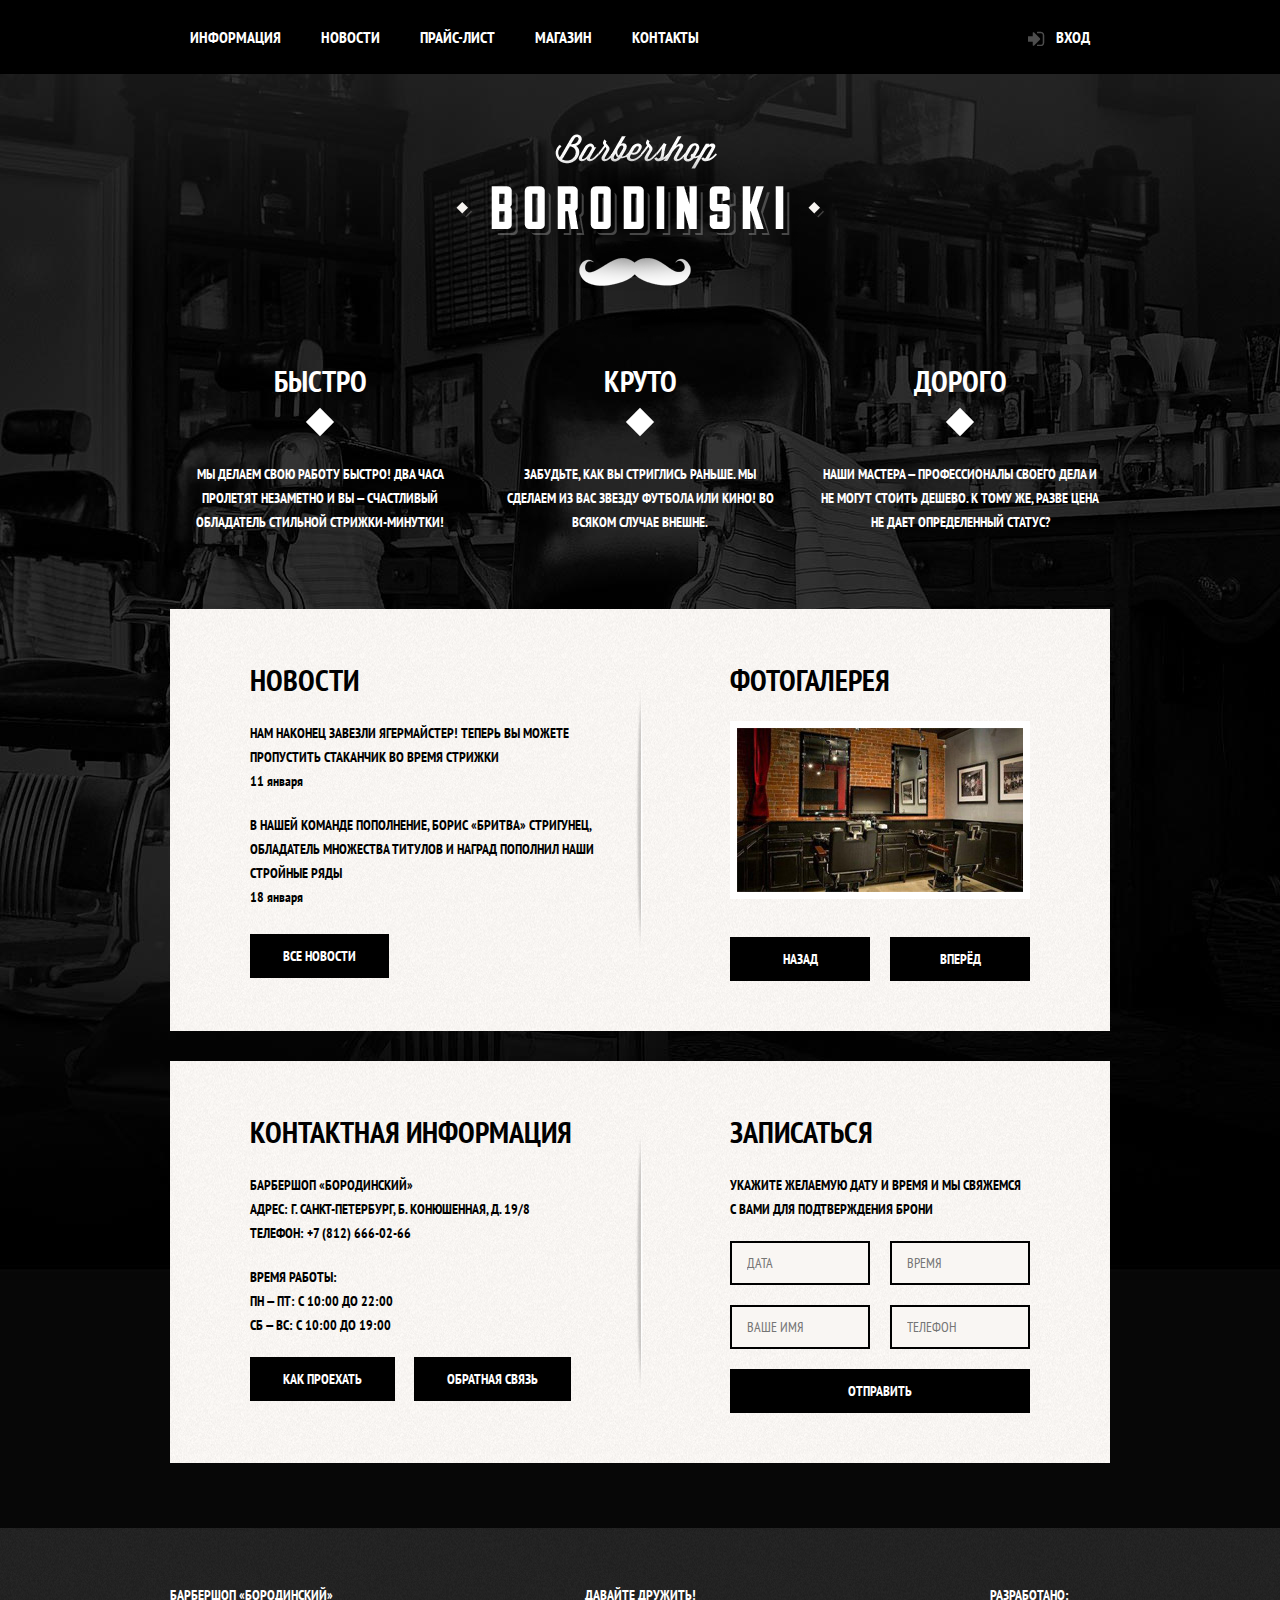
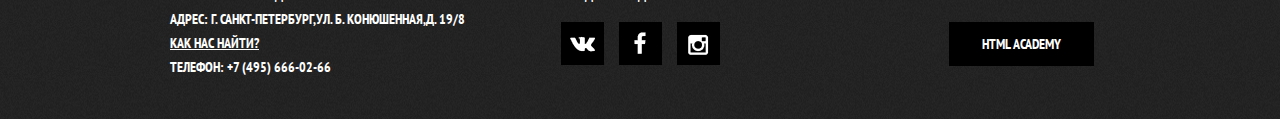
<file: index.html>
<!DOCTYPE html>
<html lang="ru">

<head>
  <meta charset="utf-8">
  <title>HTML Academy: Барбершоп</title>
  <link href="https://fonts.googleapis.com/css?family=PT+Sans+Narrow:400,700&amp;subset=cyrillic" rel="stylesheet">
  <link rel="stylesheet" href="css/normalize.css">
  <link rel="stylesheet" href="css/style-dist-dist.css">
</head>

<body>
  <header class="main-header">
    <div class="container clearfix">
      <nav class="main-navigation">
        <ul class="main-navigation-list">
          <li class="main-navigation-item">
            <a class="main-navigation-link" href="#">Информация</a>
          </li>
          <li class="main-navigation-item">
            <a class="main-navigation-link" href="#">Новости</a>
          </li>
          <li class="main-navigation-item">
            <a class="main-navigation-link" href="price.html">Прайс-лист</a>
          </li>
          <li class="main-navigation-item">
            <a class="main-navigation-link" href="catalog.html">Магазин</a>
          </li>
          <li class="main-navigation-item">
            <a class="main-navigation-link" href="#">Контакты</a>
          </li>
        </ul>
      </nav>
      <div class="user-block">
        <a class="login" href="#">Вход</a>
      </div>
    </div>
  </header>
  <main class="container">
    <div class="index-logo">
      <img class="index-logo-img" src="img/BORODINSKI%20Logo.png" width="368" height="204" alt="Барбершоп «Бородинский»">
    </div>
    <section class="features clearfix">
      <div class="features-item">
        <b class="features-name">Быстро</b>
        <p class="features-item-text">Мы делаем свою работу быстро! Два часа пролетят незаметно и вы — счастливый обладатель стильной стрижки-минутки!</p>
      </div>
      <div class="features-item">
        <b class="features-name">Круто</b>
        <p class="features-item-text">Забудьте, как вы стриглись раньше. Мы сделаем из вас звезду футбола или кино! Во всяком случае внешне.</p>
      </div>
      <div class="features-item">
        <b class="features-name">Дорого</b>
        <p class="features-item-text">Наши мастера — профессионалы своего дела и не могут стоить дешево. К тому же, разве цена не дает определенный статус?</p>
      </div>
    </section>
    <div class="index-content clearfix">
      <div class="information">
        <h2 class="information-title">Новости</h2>
        <ul class="news-list">
          <li class="news-item">
            <p class="news-text">Нам наконец завезли Ягермайстер! Теперь вы можете пропустить стаканчик во время стрижки</p>
            <time class="new-time" datetime="2016-01-11">11 января</time>
          </li>
          <li class="news-item">
            <p class="news-text">В нашей команде пополнение, Борис «Бритва» Стригунец, обладатель множества титулов и наград пополнил наши стройные ряды</p>
            <time class="new-time" datetime="2016-01-18">18 января</time>
          </li>
        </ul>
        <a class="btn" href="#">Все новости</a>
      </div>
      <div class="index-gallery">
        <h2 class="information-title">Фотогалерея</h2>
        <div class="gallery">
          <figure class="gallery-content">
            <img class="gallery-content-img" src="img/gallery-photo.jpg" width="286" height="164" alt="gallery-photo">
          </figure>
          <button class="btn gallery-prev" type="button">Назад</button>
          <button class="btn gallery-next" type="button">Вперёд</button>
        </div>
      </div>
    </div>
    <div class="index-content clearfix">
      <div class="information">
        <h2 class="information-title">Контактная информация</h2>
        <p class="information-text">
          Барбершоп «Бородинский»<br> Адрес: г. Санкт-Петербург, Б. Конюшенная, д. 19/8<br> Телефон: +7 (812) 666-02-66
        </p>
        <p class="information-text">
          Время работы:<br> пн — пт: с 10:00 до 22:00<br> сб — вс: с 10:00 до 19:00
        </p>
        <a class="btn btn-open-map" href="#">Как проехать</a>
        <a class="btn" href="#">Обратная связь</a>
      </div>
      <div class="feedback">
        <h2 class="information-title">Записаться</h2>
        <p class="information-text">Укажите желаемую дату и время и мы свяжемся с вами для подтверждения брони</p>
        <form class="form" action="https://echo.htmlacademy.ru" method="post">
          <input class="field-form-input" type="text" name="date" value="" placeholder="Дата">
          <input class="field-form-input" type="text" name="time" value="" placeholder="Время">
          <input class="field-form-input" type="text" name="name" value="" placeholder="Ваше имя">
          <input class="field-form-input" type="tel" name="phone" value="" placeholder="Телефон">
          <button class="btn form-btn" type="submit">Отправить</button>
        </form>
      </div>
    </div>
  </main>
  <footer class="main-footer">
    <div class="container clearfix">
      <section class="footer-contacts">
        БАРБЕРШОП «БОРОДИНСКИЙ»<br> АДРЕС: Г. САНКТ-ПЕТЕРБУРГ,УЛ. Б. КОНЮШЕННАЯ,Д. 19/8<br>
        <a class="footer-link" href="#">КАК НАС НАЙТИ?</a><br> ТЕЛЕФОН: +7 (495) 666-02-66
      </section>
      <section class="footer-social">
        <p class="footer-caption">Давайте дружить!</p>
        <div class="social">
          <a class="social-btn social-btn-vk" href="#">Вконтакте</a>
          <a class="social-btn social-btn-fb" href="#">Фейсбук</a>
          <a class="social-btn social-btn-inst" href="#">Инстаграм</a>
        </div>
      </section>
      <section class="footer-copyright">
        <p class="footer-caption">Разработано:</p>
        <a class="btn" href="http://htmlacademy.ru">HTML Academy</a>
      </section>
    </div>
  </footer>
  <div class="modal-content">
    <button class="modal-content-close" type="buttton" title="Закрыть">Закрыть</button>
    <h2 class="modal-content-title">Личный кабинет</h2>
    <p class="modal-content-text">Введите свой логин и пароль:</p>
    <form class="login-form" action="https://echo.htmlacademy.ru" method="post">
      <input class="icon-user" type="text" name="login" placeholder="Логин" />
      <input class="icon-password" type="password" name="password" placeholder="Пароль" />
      <label class="login-checkbox">
        <input class="login-checkbox-input" type="checkbox" name="remember" />
        <span class="checkbox-indicator"></span>
        Запомните меня
      </label>
      <a class="restore" href="#">Я забыл пароль</a>
      <button class="btn login-form-btn" type="submit">Войти</button>
    </form>
  </div>
  <div class="modal-content-map">
    <button class="modal-content-close" type="button" title="Закрыть">Закрыть</button>
    <iframe src="https://www.google.com/maps/embed?pb=!1m18!1m12!1m3!1d1998.6037999040354!2d30.322010416394033!3d59.938716271971415!2m3!1f0!2f0!3f0!3m2!1i1024!2i768!4f13.1!3m3!1m2!1s0x4696310fca5ba729%3A0xea9c53d4493c879f!2sBolshaya+Konyushennaya+ul.%2C+19%2C+Sankt-Peterburg%2C+Russia%2C+191186!5e0!3m2!1sen!2s!4v1441888483426" width="766" height="561" frameborder="0" style="border:0" allowfullscreen></iframe>
  </div>
  <div class="overlay"></div>
  <script src="js/nerds-dist-dist.js"></script>
</body>

</html>
</file>
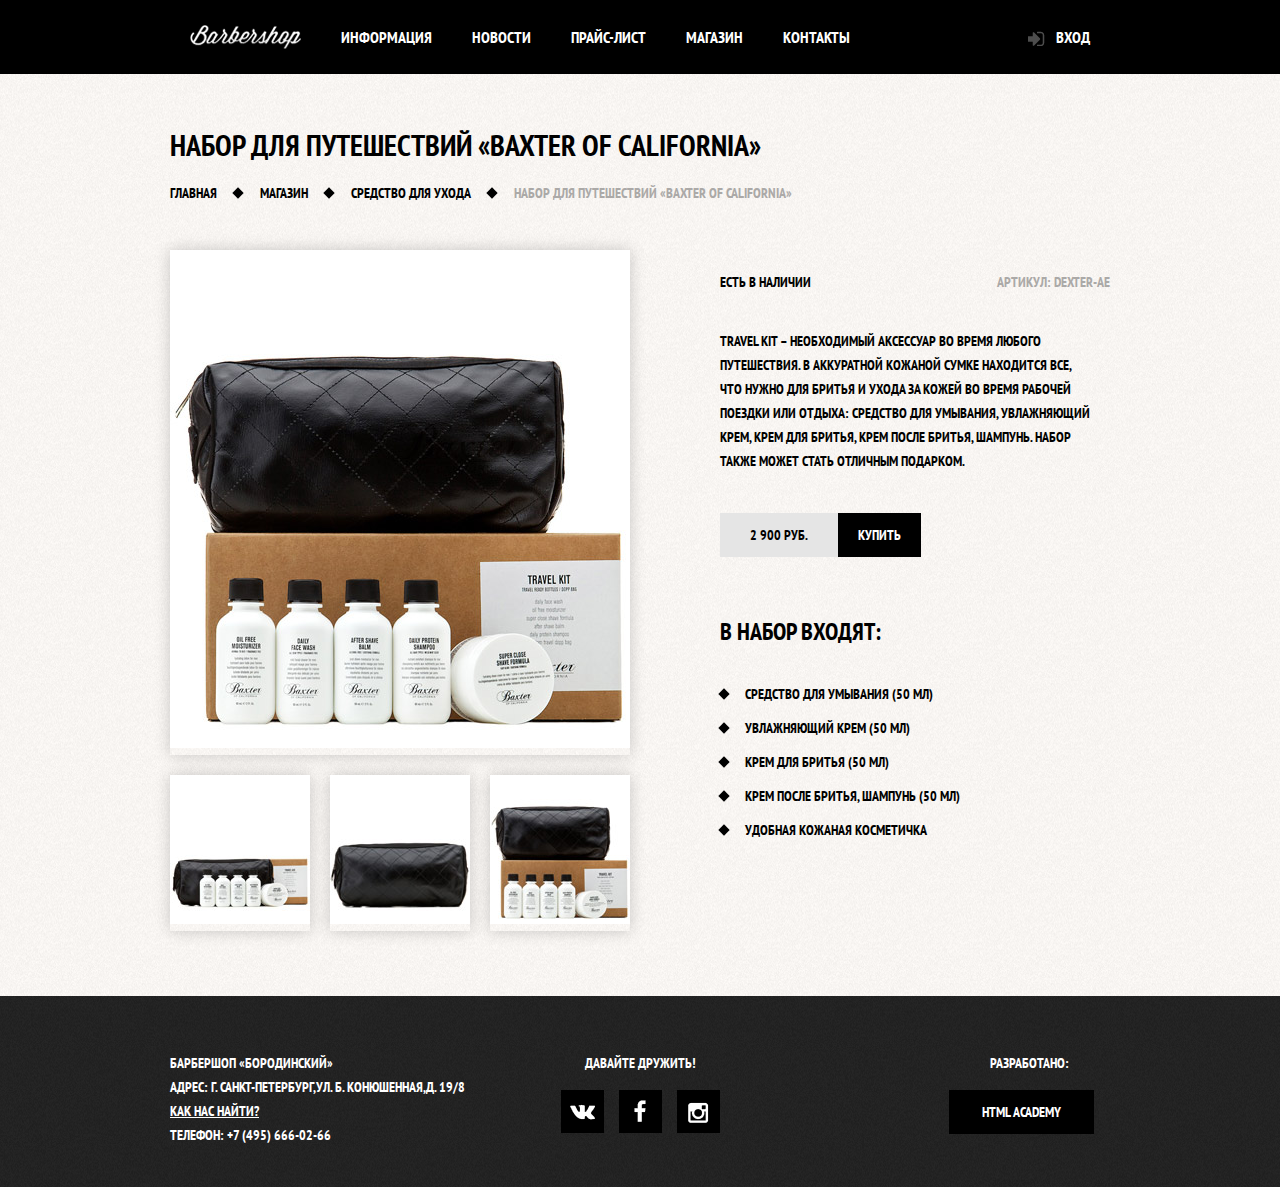
<file: catalog-item.html>
<!DOCTYPE html>
<html lang="ru">

<head>
  <meta charset="utf-8">
  <title>HTML Academy: Барбершоп</title>
  <link href="https://fonts.googleapis.com/css?family=PT+Sans+Narrow:400,700&amp;subset=cyrillic" rel="stylesheet">
  <link rel="stylesheet" href="css/normalize.css">
  <link rel="stylesheet" href="css/style-dist-dist.css">
</head>

<body class="inner-page">
  <header class="main-header">
    <div class="container clearfix">
      <nav class="main-navigation">
        <ul class="main-navigation-list">
          <li class="main-navigation-item">
            <a class="logo-inner-link" href="index.html">
              <img class="logo-inner-img" src="img/Logo.png" width="111" height="24" alt="логотип">
            </a>
          </li>
          <li class="main-navigation-item">
            <a class="main-navigation-link" href="#">Информация</a>
          </li>
          <li class="main-navigation-item">
            <a class="main-navigation-link" href="#">Новости</a>
          </li>
          <li class="main-navigation-item">
            <a class="main-navigation-link" href="price.html">Прайс-лист</a>
          </li>
          <li class="main-navigation-item">
            <a class="main-navigation-link" href="catalog.html">Магазин</a>
          </li>
          <li class="main-navigation-item">
            <a class="main-navigation-link" href="#">Контакты</a>
          </li>
        </ul>
      </nav>
      <div class="user-block">
        <a class="login" href="#">Вход</a>
      </div>
    </div>
  </header>
  <main class="container">
    <div class="page-heading">
      <h1 class="page-title">Набор для путешествий &laquo;Baxter of California&raquo;</h1>
      <ul class="breadcrumbs-list">
        <li class="breadcrumbs-item">
          <a class="breadcrumbs-link" href="index.html">Главная</a>
        </li>
        <li class="breadcrumbs-item">
          <a class="breadcrumbs-link" href="catalog.html">Магазин</a>
        </li>
        <li class="breadcrumbs-item">
          <a class="breadcrumbs-link" href="#">Средство для ухода</a>
        </li>
        <li class="breadcrumbs-item current">Набор для путешествий &laquo;Baxter of California&raquo;</li>
      </ul>
    </div>
    <div class="item-content clearfix">
      <div class="item-gallery clearfix">
        <div class="big-photo">
          <img class="big-photo-img" src="img/item-big-photo.jpg" width="460" height="498" alt="photo">
        </div>
        <div class="small-photo">
          <img class="small-photo-img" src="img/item-photo-one.jpg" width="140" height="149" alt="photo">
        </div>
        <div class="small-photo">
          <img class="small-photo-img" src="img/item-photo-two.jpg" width="140" height="149" alt="photo">
        </div>
        <div class="small-photo">
          <img class="small-photo-img" src="img/item-photo-three.jpg" width="140" height="149" alt="photo">
        </div>
      </div>
      <div class="description">
        <div class="description-assortment clearfix">
          <span class="vendor">Есть в наличии</span>
          <span class="current">Артикул: Dexter-AE</span>
        </div>
        <p class="description-text">
          Travel Kit – необходимый аксессуар во время любого путешествия. В аккуратной кожаной сумке находится все, что нужно для бритья и ухода за кожей во время рабочей поездки или отдыха: средство для умывания, увлажняющий крем, крем для бритья, крем после бритья, шампунь. Набор также может стать отличным подарком.
        </p>
        <div class="description-price">
          <span class="description-price-text">2 900 руб.</span>
          <a class="btn description-price-btn" href="#">Купить</a>
        </div>
        <div class="description-product-set">
          <h2 class="description-product-set-title">В набор входят:</h2>
          <ul class="description-product-set-list">
            <li class="description-product-set-item">Средство для умывания (50 мл)</li>
            <li class="description-product-set-item">Увлажняющий крем (50 мл)</li>
            <li class="description-product-set-item">Крем для бритья (50 мл)</li>
            <li class="description-product-set-item">Крем после бритья, шампунь (50 мл)</li>
            <li class="description-product-set-item">Удобная кожаная косметичка</li>
          </ul>
        </div>
      </div>
    </div>
  </main>
  <footer class="main-footer">
    <div class="container clearfix">
      <section class="footer-contacts">
        БАРБЕРШОП «БОРОДИНСКИЙ»<br> АДРЕС: Г. САНКТ-ПЕТЕРБУРГ,УЛ. Б. КОНЮШЕННАЯ,Д. 19/8<br>
        <a class="footer-link" href="#">КАК НАС НАЙТИ?</a><br> ТЕЛЕФОН: +7 (495) 666-02-66
      </section>
      <section class="footer-social">
        <p class="footer-caption">Давайте дружить!</p>
        <div class="social">
          <a class="social-btn social-btn-vk" href="#">Вконтакте</a>
          <a class="social-btn social-btn-fb" href="#">Фейсбук</a>
          <a class="social-btn social-btn-inst" href="#">Инстаграм</a>
        </div>
      </section>
      <section class="footer-copyright">
        <p class="footer-caption">Разработано:</p>
        <a class="btn" href="http://htmlacademy.ru">HTML Academy</a>
      </section>
    </div>
  </footer>
  <div class="modal-content">
    <button class="modal-content-close" type="buttton" title="Закрыть">Закрыть</button>
    <h2 class="modal-content-title">Личный кабинет</h2>
    <p class="modal-content-text">Введите свой логин и пароль:</p>
    <form class="login-form" action="https://echo.htmlacademy.ru" method="post">
      <input class="icon-user" type="text" name="login" placeholder="Логин" />
      <input class="icon-password" type="password" name="password" placeholder="Пароль" />
      <label class="login-checkbox">
        <input class="login-checkbox-input" type="checkbox" name="remember" />
        <span class="checkbox-indicator"></span>
        Запомните меня
      </label>
      <a class="restore" href="#">Я забыл пароль</a>
      <button class="btn login-form-btn" type="submit">Войти</button>
    </form>
  </div>
  <script src="js/nerds-dist-dist.js"></script>
</body>

</html>
</file>
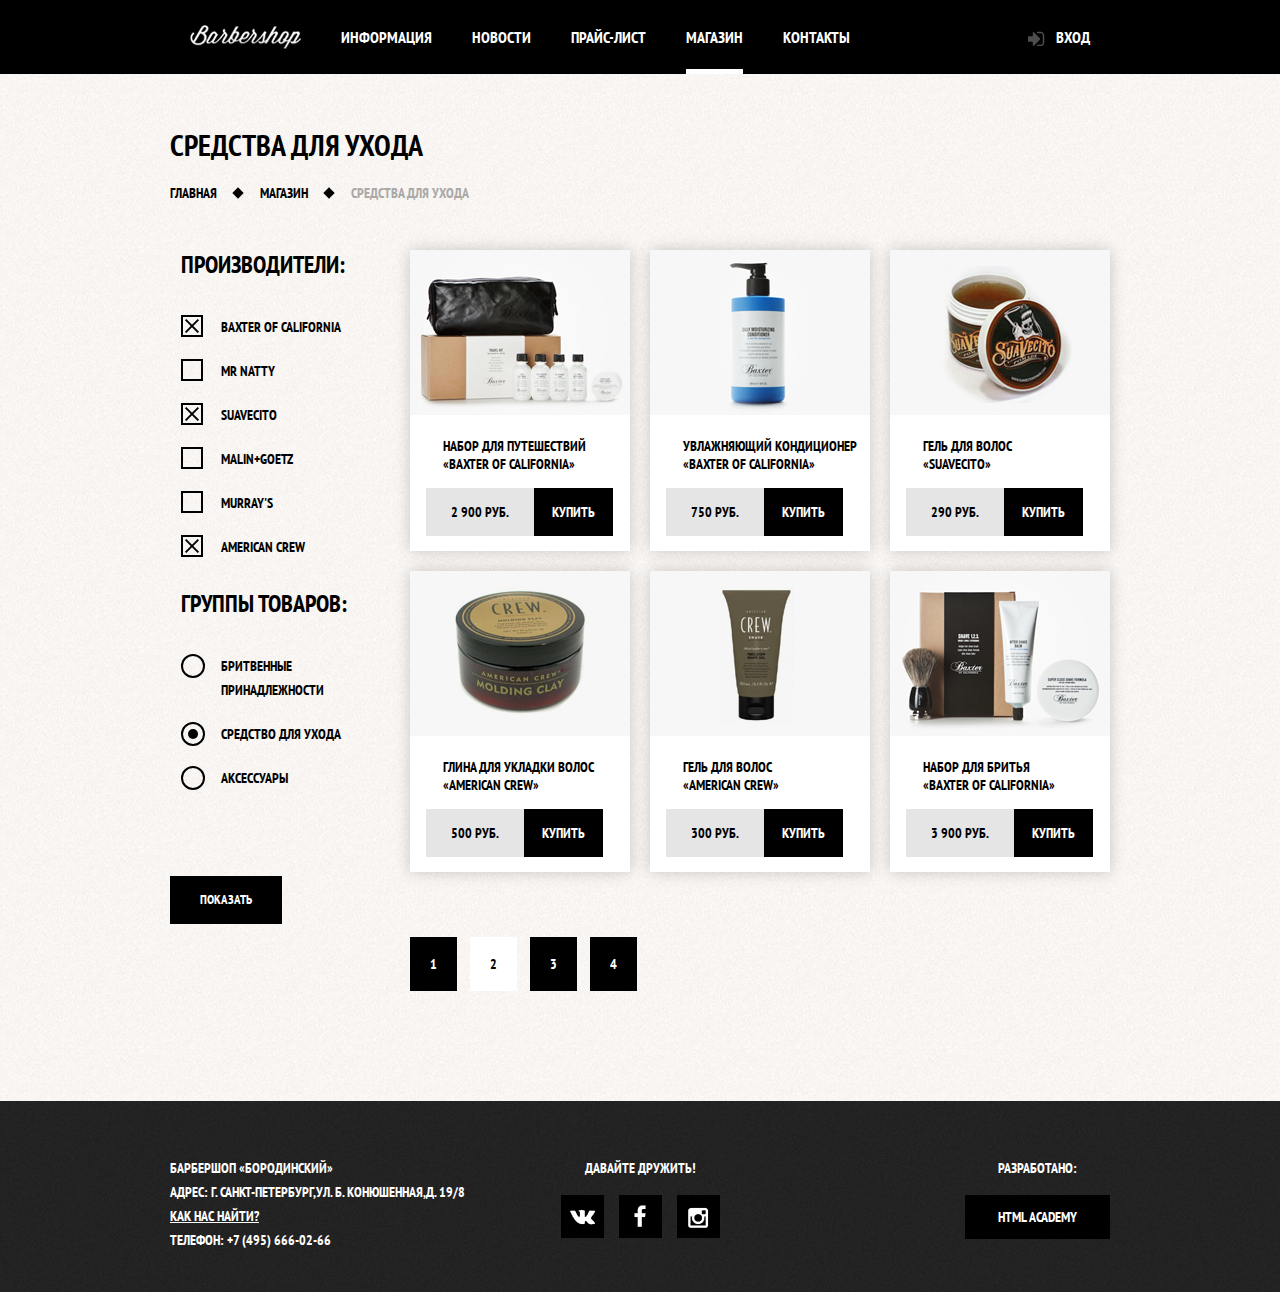
<file: catalog.html>
<!DOCTYPE html>
<html lang="ru">

<head>
  <meta charset="utf-8">
  <title>HTML Academy: Барбершоп</title>
  <link href="https://fonts.googleapis.com/css?family=PT+Sans+Narrow:400,700&amp;subset=cyrillic" rel="stylesheet">
  <link rel="stylesheet" href="css/normalize.css">
  <link rel="stylesheet" href="css/style-dist-dist.css">
</head>

<body class="inner-page">
  <header class="main-header">
    <div class="container clearfix">
      <nav class="main-navigation">
        <ul class="main-navigation-list">
          <li class="main-navigation-item">
            <a class="logo-inner-link" href="index.html">
              <img class="logo-inner-img" src="img/Logo.png" width="111" height="24" alt="логотип">
            </a>
          </li>
          <li class="main-navigation-item">
            <a class="main-navigation-link" href="#">Информация</a>
          </li>
          <li class="main-navigation-item">
            <a class="main-navigation-link" href="#">Новости</a>
          </li>
          <li class="main-navigation-item">
            <a class="main-navigation-link" href="price.html">Прайс-лист</a>
          </li>
          <li class="main-navigation-item active">
            <a class="main-navigation-link">Магазин</a>
          </li>
          <li class="main-navigation-item">
            <a class="main-navigation-link" href="#">Контакты</a>
          </li>
        </ul>
      </nav>
      <div class="user-block">
        <a class="login" href="#">Вход</a>
      </div>
    </div>
  </header>
  <main class="container">
    <div class="page-heading">
      <h1 class="page-title">Средства для ухода</h1>
      <ul class="breadcrumbs-list">
        <li class="breadcrumbs-item">
          <a class="breadcrumbs-link" href="index.html">Главная</a>
        </li>
        <li class="breadcrumbs-item">
          <a class="breadcrumbs-link" href="catalog.html">Магазин</a>
        </li>
        <li class="breadcrumbs-item current">Средства для ухода</li>
      </ul>
    </div>
    <div class="content clearfix">
      <form class="form-catalog" action="https://echo.htmlacademy.ru" method="post">
        <fieldset class="form-catalog-fieldset">
          <legend class="form-catalog-legend">Производители:</legend>
          <label class="field-checkbox">
              <input class="field-checkbox-input" type="checkbox" name="baxter" checked>
                <span class="field-checkbox-name"></span>
                Baxter of California
             </label>
          <label class="field-checkbox">
               <input class="field-checkbox-input" type="checkbox" name="natty">
                 <span class="field-checkbox-name"></span>
                 MR Natty
             </label>
          <label class="field-checkbox">
               <input class="field-checkbox-input" type="checkbox" name="suavecito" checked>
                 <span class="field-checkbox-name"></span>
                 Suavecito
             </label>
          <label class="field-checkbox">
               <input class="field-checkbox-input" type="checkbox" name="malin">
                 <span class="field-checkbox-name"></span>
                 Malin+Goetz
             </label>
          <label class="field-checkbox">
               <input class="field-checkbox-input" type="checkbox" name="murray">
                 <span class="field-checkbox-name"></span>
                 Murray's
            </label>
          <label class="field-checkbox">
              <input class="field-checkbox-input" type="checkbox" name="american" checked>
                <span class="field-checkbox-name"></span>
                American Crew
            </label>
        </fieldset>
        <fieldset class="form-catalog-fieldset">
          <legend class="form-catalog-legend">Группы товаров:</legend>
          <label class="field-radio">
              <input class="field-radio-input" type="radio" name="catalog" value="shaving accessories">
                <span class="field-radio-name"></span>
                Бритвенные принадлежности
            </label>
          <label class="field-radio">
              <input class="field-radio-input" type="radio" name="catalog" value="care agent" checked>
                <span class="field-radio-name"></span>
                Средство для ухода
            </label>
          <label class="field-radio">
              <input class="field-radio-input" type="radio" name="catalog" value="accessories">
                <span class="field-radio-name"></span>
                Аксессуары
            </label>
        </fieldset>
        <button class="btn form-catalog-btn" type="submit">Показать</button>
      </form>
      <div class="catalog clearfix">
        <article class="catalog-card">
          <div class="catalog-photo">
            <img class="catalog-photo-img" src="img/catalog-photo-one.jpg" width="220" height="165" alt="&laquo;Baxter of California&raquo;">
          </div>
          <div class="catalog-name">
            <a class="catalog-name-link" href="catalog-item.html">
              <span class="catalog-name-text">Набор для путешествий</span>
              <span class="catalog-name-description">&laquo;Baxter of California&raquo;</span>
            </a>
          </div>
          <div class="price">
            <span class="price-text">2 900 руб.</span>
            <a class="btn price-btn" href="#">Купить</a>
          </div>
        </article>
        <article class="catalog-card">
          <div class="catalog-photo">
            <img class="catalog-photo-img" src="img/catalog-photo-two.jpg" width="220" height="165" alt="&laquo;Baxter of California&raquo;">
          </div>
          <div class="catalog-name">
            <a class="catalog-name-link" href="#">
              <span class="catalog-name-text">Увлажняющий кондиционер</span>
              <span class="catalog-name-description">&laquo;Baxter of California&raquo;</span>
            </a>
          </div>
          <div class="price">
            <span class="price-text">750 руб.</span>
            <a class="btn price-btn" href="#">Купить</a>
          </div>
        </article>
        <article class="catalog-card">
          <div class="catalog-photo">
            <img class="catalog-photo-img" src="img/catalog-photo-three.jpg" width="220" height="165" alt="&laquo;Suavecito&raquo;">
          </div>
          <div class="catalog-name">
            <a class="catalog-name-link" href="#">
              <span class="catalog-name-text">Гель для волос</span>
              <span class="catalog-name-description">&laquo;Suavecito&raquo;</span>
            </a>
          </div>
          <div class="price">
            <span class="price-text">290 руб.</span>
            <a class="btn price-btn" href="#">Купить</a>
          </div>
        </article>
        <article class="catalog-card">
          <div class="catalog-photo">
            <img class="catalog-photo-img" src="img/catalog-photo-four.jpg" width="220" height="165" alt="&laquo;American Crew&raquo;">
          </div>
          <div class="catalog-name">
            <a class="catalog-name-link" href="#">
              <span class="catalog-name-text">Глина для укладки волос</span>
              <span class="catalog-name-description">&laquo;American Crew&raquo;</span>
            </a>
          </div>
          <div class="price">
            <span class="price-text">500 руб.</span>
            <a class="btn price-btn" href="#">Купить</a>
          </div>
        </article>
        <article class="catalog-card">
          <div class="catalog-photo">
            <img class="catalog-photo-img" src="img/catalog-photo-five.jpg" width="220" height="165" alt="&laquo;American Crew&raquo;">
          </div>
          <div class="catalog-name">
            <a class="catalog-name-link" href="#">
              <span class="catalog-name-text">Гель для волос</span>
              <span class="catalog-name-description">&laquo;American Crew&raquo;</span>
            </a>
          </div>
          <div class="price">
            <span class="price-text">300 руб.</span>
            <a class="btn price-btn" href="#">Купить</a>
          </div>
        </article>
        <article class="catalog-card ">
          <div class="catalog-photo">
            <img class="catalog-photo-img" src="img/catalog-photo-six.jpg" width="220" height="165" alt="&laquo;Baxter of California&raquo;">
          </div>
          <div class="catalog-name">
            <a class="catalog-name-link" href="#">
              <span class="catalog-name-text">Набор для бритья</span>
              <span class="catalog-name-description">&laquo;Baxter of California&raquo;</span>
            </a>
          </div>
          <div class="price">
            <span class="price-text">3 900 руб.</span>
            <a class="btn price-btn" href="#">Купить</a>
          </div>
        </article>
        <div class="pagination">
          <a class="pagination-link" href="#">1</a>
          <a class="pagination-link active" href="#">2</a>
          <a class="pagination-link" href="#">3</a>
          <a class="pagination-link" href="#">4</a>
        </div>
      </div>
    </div>
  </main>
  <footer class="main-footer">
    <div class="container clearfix">
      <section class="footer-contacts">
        БАРБЕРШОП «БОРОДИНСКИЙ»<br> АДРЕС: Г. САНКТ-ПЕТЕРБУРГ,УЛ. Б. КОНЮШЕННАЯ,Д. 19/8<br>
        <a class="footer-link" href="#">КАК НАС НАЙТИ?</a><br> ТЕЛЕФОН: +7 (495) 666-02-66
      </section>
      <section class="footer-social">
        <p class="footer-caption">Давайте дружить!</p>
        <div class="social">
          <a class="social-btn social-btn-vk" href="#">Вконтакте</a>
          <a class="social-btn social-btn-fb" href="#">Фейсбук</a>
          <a class="social-btn social-btn-inst" href="#">Инстаграм</a>
        </div>
      </section>
      <section class="footer-copyright">
        <p class="footer-caption">Разработано:</p>
        <a class="btn footer-copyright-btn" href="http://htmlacademy.ru">HTML Academy</a>
      </section>
    </div>
  </footer>
  <div class="modal-content">
    <button class="modal-content-close" type="buttton" title="Закрыть">Закрыть</button>
    <h2 class="modal-content-title">Личный кабинет</h2>
    <p class="modal-content-text">Введите свой логин и пароль:</p>
    <form class="login-form" action="https://echo.htmlacademy.ru" method="post">
      <input class="icon-user" type="text" name="login" placeholder="Логин" />
      <input class="icon-password" type="password" name="password" placeholder="Пароль" />
      <label class="login-checkbox">
        <input class="login-checkbox-input" type="checkbox" name="remember" />
        <span class="checkbox-indicator"></span>
        Запомните меня
      </label>
      <a class="restore" href="#">Я забыл пароль</a>
      <button class="btn login-form-btn" type="submit">Войти</button>
    </form>
  </div>
  <script src="js/nerds-dist-dist.js"></script>
</body>

</html>
</file>
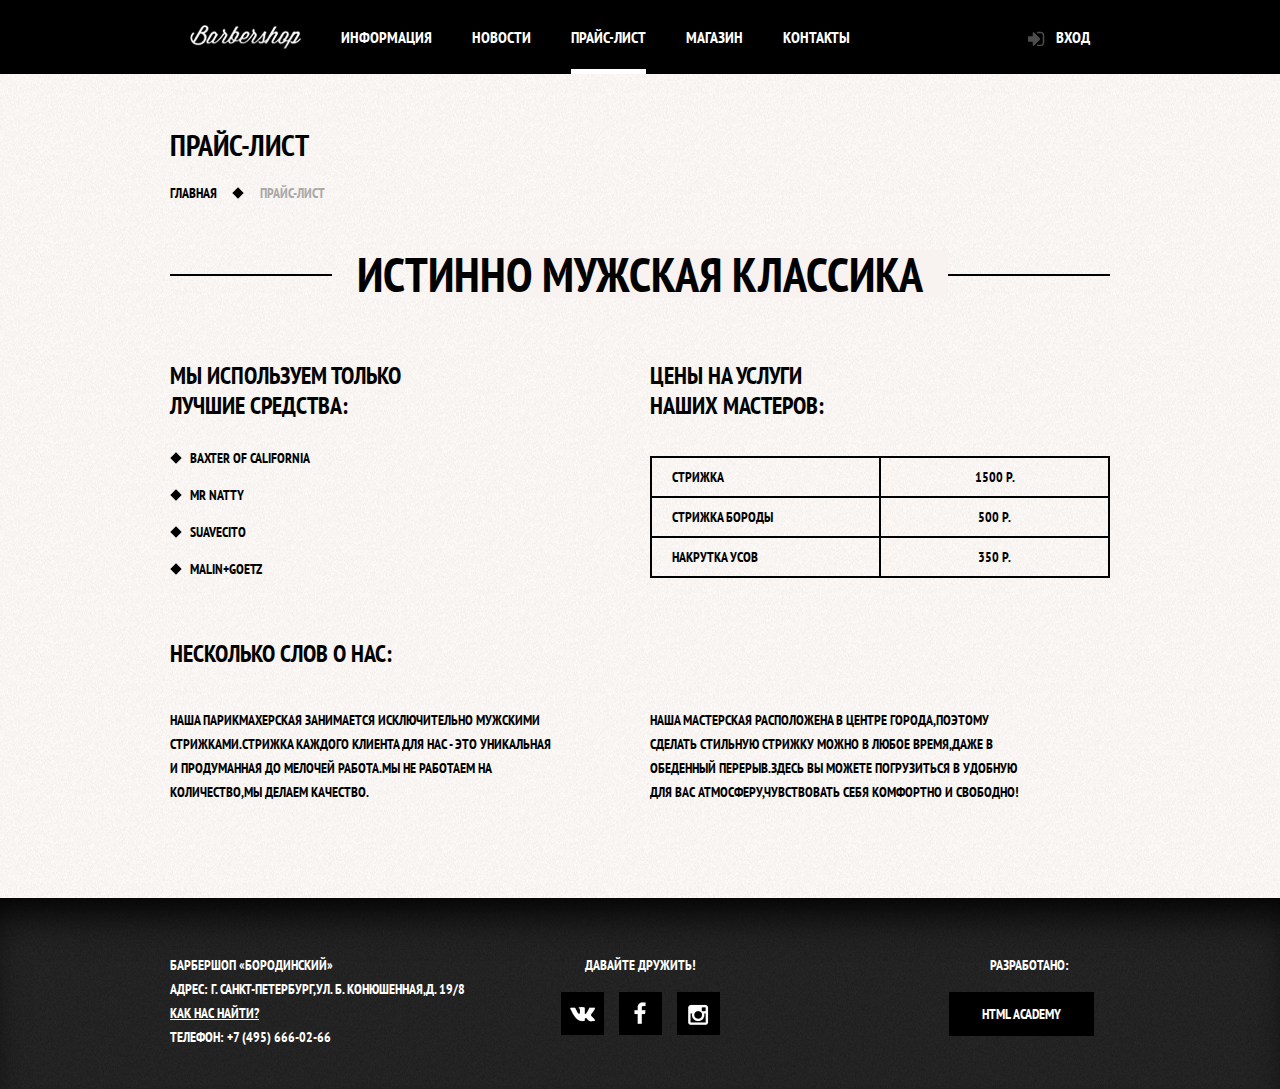
<file: price.html>
<!DOCTYPE html>
<html lang="ru">

<head>
  <meta charset="utf-8">
  <title>HTML Academy: Барбершоп</title>
  <link href="https://fonts.googleapis.com/css?family=PT+Sans+Narrow:400,700&amp;subset=cyrillic" rel="stylesheet">
  <link rel="stylesheet" href="css/normalize.css">
  <link rel="stylesheet" href="css/style-dist-dist.css">
</head>

<body class="inner-page">
  <header class="main-header">
    <div class="container clearfix">
      <nav class="main-navigation">
        <ul class="main-navigation-list">
          <li class="main-navigation-item">
            <a class="logo-inner-link" href="index.html">
              <img class="logo-inner-img" src="img/Logo.png" width="111" height="24" alt="логотип">
            </a>
          </li>
          <li class="main-navigation-item">
            <a class="main-navigation-link" href="#">Информация</a>
          </li>
          <li class="main-navigation-item">
            <a class="main-navigation-link" href="#">Новости</a>
          </li>
          <li class="main-navigation-item active">
            <a class="main-navigation-link">Прайс-лист</a>
          </li>
          <li class="main-navigation-item">
            <a class="main-navigation-link" href="catalog.html">Магазин</a>
          </li>
          <li class="main-navigation-item">
            <a class="main-navigation-link" href="#">Контакты</a>
          </li>
        </ul>
      </nav>
      <div class="user-block">
        <a class="login" href="#">Вход</a>
      </div>
    </div>
  </header>
  <main class="container">
    <div class="page-heading">
      <h1 class="page-title">Прайс-лист</h1>
      <ul class="breadcrumbs-list">
        <li class="breadcrumbs-item">
          <a class="breadcrumbs-link" href="index.html">Главная</a>
        </li>
        <li class="breadcrumbs-item current">Прайс-лист</li>
      </ul>
    </div>
    <div class="big-heading">
      <div class="title">Истинно мужская классика</div>
    </div>
    <div class="price-content clearfix">
      <div class="about">
        <h2 class="about-text">Мы используем только<br /> лучшие средства:</h2>
        <ul class="about-list">
          <li class="about-item">Baxter of California</li>
          <li class="about-item">MR Natty</li>
          <li class="about-item">Suavecito</li>
          <li class="about-item">Malin+Goetz</li>
        </ul>
      </div>
      <div class="beside">
        <h2 class="beside-text">Цены на услуги<br /> наших мастеров:</h2>
        <table class="table">
          <tr class="table-row">
            <td class="table-cell">Стрижка</td>
            <td class="table-cell">1500 р.</td>
          </tr>
          <tr class="table-row">
            <td class="table-cell">Стрижка бороды</td>
            <td class="table-cell">500 р.</td>
          </tr>
          <tr class="table-row">
            <td class="table-cell">Накрутка усов</td>
            <td class="table-cell">350 р.</td>
          </tr>
        </table>
      </div>
    </div>
    <div class="price-content clearfix">
      <h2 class="about-text">Несколько слов о нас:</h2>
      <div class="about">
        <p class="short-text">
          Наша парикмахерская занимается исключительно мужскими стрижками.Стрижка каждого клиента для нас - это уникальная и продуманная до мелочей работа.Мы не работаем на количество,мы делаем качество.
        </p>
      </div>
      <div class="beside">
        <p class="short-text">
          Наша мастерская расположена в центре города,поэтому сделать стильную стрижку можно в любое время,даже в обеденный перерыв.Здесь вы можете погрузиться в удобную для вас атмосферу,чувствовать себя комфортно и свободно!
        </p>
      </div>
    </div>
  </main>
  <footer class="main-footer inner-page-footer">
    <div class="container clearfix">
      <section class="footer-contacts">
        БАРБЕРШОП «БОРОДИНСКИЙ»<br> АДРЕС: Г. САНКТ-ПЕТЕРБУРГ,УЛ. Б. КОНЮШЕННАЯ,Д. 19/8<br>
        <a class="footer-link" href="#">КАК НАС НАЙТИ?</a><br> ТЕЛЕФОН: +7 (495) 666-02-66
      </section>
      <section class="footer-social">
        <p class="footer-caption">Давайте дружить!</p>
        <div class="social">
          <a class="social-btn social-btn-vk" href="#">Вконтакте</a>
          <a class="social-btn social-btn-fb" href="#">Фейсбук</a>
          <a class="social-btn social-btn-inst" href="#">Инстаграм</a>
        </div>
      </section>
      <section class="footer-copyright">
        <p class="footer-caption">Разработано:</p>
        <a class="btn" href="http://htmlacademy.ru">HTML Academy</a>
      </section>
    </div>
  </footer>
  <div class="modal-content">
    <button class="modal-content-close" type="buttton" title="Закрыть">Закрыть</button>
    <h2 class="modal-content-title">Личный кабинет</h2>
    <p class="modal-content-text">Введите свой логин и пароль:</p>
    <form class="login-form" action="https://echo.htmlacademy.ru" method="post">
      <input class="icon-user" type="text" name="login" placeholder="Логин" />
      <input class="icon-password" type="password" name="password" placeholder="Пароль" />
      <label class="login-checkbox">
        <input class="login-checkbox-input" type="checkbox" name="remember" />
        <span class="checkbox-indicator"></span>
        Запомните меня
      </label>
      <a class="restore" href="#">Я забыл пароль</a>
      <button class="btn login-form-btn" type="submit">Войти</button>
    </form>
  </div>
  <script src="js/nerds-dist-dist.js"></script>
</body>

</html>
</file>
<file: css/style-dist-dist.css>
body,html{margin:0;padding:0}body{min-width:960px;font-family:"PT Sans Narrow", "Arial", sans-serif;font-size:14px;line-height:24px;font-weight:700;text-transform:uppercase;color:#fff;background:#000 url("../img/barbershop-index.jpg") no-repeat center top}.clearfix:after{content:"";display:table;clear:both}.btn{display:inline-block;margin-right:16px;padding:10px 33px;font-weight:700;font-size:14px;line-height:24px;font-family:"PT Sans Narrow", "Arial", sans-serif;vertical-align:top;text-align:center;color:#ffffff;text-transform:uppercase;text-decoration:none;background-color:#000000;border:none;cursor:pointer}.btn:active,.btn:hover{background-color:#663d15}.btn.disabled,.btn:disabled{cursor:default;opacity:0.5}.btn.disabled:hover,.btn:disabled:hover{background-color:#000000}.inner-page{color:#000;background:#f8f5f2 url("../img/bg-content-block.png") repeat}.inner-page .main-header{margin-bottom:50px}.container{width:940px;margin:0 auto;padding:0 10px}.main-header{margin-bottom:60px;color:#fff;background-color:#000}.main-navigation{float:left;width:780px}.main-navigation-list{margin:0;padding:0;list-style:none;font-size:0}.main-navigation-item{display:inline-block;font-size:16px;line-height:24px;vertical-align:top}.main-navigation-item.active{position:relative}.main-navigation-item.active:after{position:absolute;content:"";bottom:0;left:20px;right:20px;height:5px;background-color:#fff}.main-navigation-link{display:block;padding:25px 20px;color:#fff;text-decoration:none}.main-navigation-link:hover{background-color:#242424}.active .main-navigation-link:hover{background:none}.logo-inner-link{display:block;float:left;width:111px;height:20px;padding:25px 20px;padding-top:25px}.logo-inner-img{width:111px;height:24px}.user-block{float:right;max-width:140px}.login{position:relative;display:inline-block;padding:25px 20px;padding-left:50px;font-size:16px;line-height:24px;vertical-align:top;color:#fff;text-decoration:none}.login:hover{background-color:#242424}.login:after{content:"";position:absolute;top:28px;left:22px;width:18px;height:18px;background:transparent url("../img/sprites.png") no-repeat;background-position:-58px -10px;opacity:0.3}.login:hover:after{opacity:1}.index-logo{width:368px;min-height:204px;margin:0 auto;margin-bottom:15px}.index-logo-img{width:368px;height:204px}.features{margin-bottom:75px}.features-item{float:left;width:300px;margin-right:20px;text-align:center}.features-name{position:relative;display:block;margin-bottom:30px;padding-bottom:30px;font-size:30px;line-height:42px}.features-name:after{content:"";position:absolute;left:50%;bottom:0;display:block;width:20px;height:20px;margin-left:-10px;-webkit-transform:rotate(45deg);transform:rotate(45deg);background-color:#fff}.features-item-text{margin:10px;margin-bottom:0}.features-item:nth-child(3n){margin-right:0}.index-content{margin-bottom:30px;padding:50px 80px;color:#000;background:url("../img/content-block-center.png") no-repeat center, url("../img/bg-content-block.png")}.index-gallery{float:right;width:300px}.information{float:left;width:380px}.information-title{margin:0;margin-bottom:20px;font-size:30px;line-height:42px}.information-text{margin:0;margin-bottom:20px}.news-text{margin-bottom:0}.news-list{margin:0;padding:0;margin-bottom:25px;padding-right:35px;list-style:none}.news-item{margin-bottom:20px}.new-time{text-transform:none}.gallery{position:relative;height:260px}.gallery-content{height:164px;margin:0;background-color:#cccccc;border:7px solid #fff}.gallery-content-img{width:286px;height:164px}.gallery .btn{position:absolute;bottom:0;width:140px;margin:0}.gallery-prev{left:0}.gallery-next{right:0}.feedback{float:right;width:300px}.field-form-input{float:left;width:106px;margin-right:20px;margin-bottom:20px;padding:8px 15px;font-family:"PT Sans Narrow", "Arial", sans-serif;font-size:14px;line-height:24px;color:#000;text-transform:uppercase;background-color:#f9f6f3;border:2px solid #000}.field-form-input:nth-child(2n){margin-right:0}.field-form-input:focus{border:2px solid #663d15}.form-btn{clear:both;width:100%}.price-content{margin-bottom:45px}.page-heading{margin-bottom:45px}.page-title{font-size:30px;line-height:42px;margin-bottom:15px}.breadcrumbs-list{margin:0;padding:0;list-style:none}.breadcrumbs-item{position:relative;display:inline-block;padding-right:40px}.breadcrumbs-link{color:#000;text-decoration:none}.breadcrumbs-link:hover{text-decoration:underline}.breadcrumbs-item.current{color:#aba9a7}.breadcrumbs-item:after{position:absolute;content:"";width:8px;height:8px;top:8px;right:15px;background-color:#000;-webkit-transform:rotate(-45deg);transform:rotate(-45deg)}.breadcrumbs-item.current:after{display:none}.about-text{margin:0;margin-bottom:25px;font-size:24px;line-height:30px}.beside-text{margin:0;margin-bottom:35px;font-size:24px;line-height:30px}.short-text{margin:14px 0;padding-right:75px}.big-heading{margin-bottom:60px;text-align:center}.title{position:relative;display:inline-block;margin:0;padding:0 25px;font-size:48px;line-height:48px;text-align:center;background:#f8f3f0 url("../img/bg-content-block.png") no-repeat;z-index:2}.big-heading:after{position:relative;content:"";top:-25px;display:block;border-bottom:2px solid #000;z-index:1}.table{width:100%;border-collapse:collapse}.table-cell{width:50%;padding:7px 20px;border:2px solid #000}.table-cell:last-child{text-align:center}.about-list{margin:0;padding:0;list-style:none}.about-item{margin:0;position:relative;margin-bottom:13px;padding-left:20px}.about-item:before{position:absolute;content:"";top:8px;left:2px;width:8px;height:8px;background-color:#000;-webkit-transform:rotate(-45deg);transform:rotate(-45deg)}.about{float:left;width:460px}.beside{float:right;width:460px}.form-catalog{float:left;width:180px}.form-catalog-fieldset{border:none}.form-catalog-legend{margin-bottom:30px;font-size:24px;line-height:30px;white-space:nowrap}.field-checkbox-input,.field-radio-input{display:none}.field-checkbox,.field-radio{position:relative;display:block;margin-bottom:20px;padding-left:40px;cursor:pointer}.field-checkbox:hover,.field-radio:hover{color:#663d15}.field-checkbox-name,.field-radio-name{display:block;font-size:14px;line-height:18px}.field-checkbox-input+.field-checkbox-name{position:absolute;content:"";top:0;left:0;width:18px;height:18px;border:2px solid #000}.field-checkbox-input:checked+.field-checkbox-name:after,.field-checkbox-input:checked+.field-checkbox-name:before{position:absolute;content:"";top:8px;left:0;width:18px;height:2px;background-color:#000}.field-checkbox-input:checked+.field-checkbox-name:after{-webkit-transform:rotate(45deg);transform:rotate(45deg)}.field-checkbox-input:checked+.field-checkbox-name:before{-webkit-transform:rotate(-45deg);transform:rotate(-45deg)}.field-radio-input+.field-radio-name{position:absolute;content:"";top:0;left:0;width:20px;height:20px;border:2px solid #000;border-radius:50%}.field-radio-input:checked+.field-radio-name:before{position:absolute;content:"";top:5px;left:5px;width:10px;height:10px;background-color:#000;border-radius:50%}.form-catalog-btn{margin-top:55px;padding:15px 30px;font-size:13px;line-height:18px}.catalog{float:right;width:700px;margin-bottom:45px}.catalog-card{float:left;width:220px;margin-bottom:20px;margin-right:20px;background:#fff;box-shadow:0 0 15px 0 rgba(0, 1, 1, .2)}.catalog-photo{margin-bottom:15px}.catalog-name{width:155px;margin:0 auto;margin-bottom:15px}.catalog-name-link{font-size:14px;line-height:18px;color:#000;text-decoration:none}.catalog-name-text{display:block;white-space:nowrap}.catalog-name-description{display:block}.price{margin-left:16px;margin-bottom:15px;font-size:0}.price-text{display:inline-block;padding:15px 25px;font-size:14px;line-height:18px;color:#000;text-align:center;vertical-align:top;background:#e5e5e5}.price-btn{line-height:18px;padding:15px 18px}.catalog-card:nth-child(3n){margin-right:0}.pagination{float:left;margin-top:45px}.pagination-link{display:inline-block;margin-right:10px;padding:15px 20px;text-decoration:none;vertical-align:top;background:#000;color:#fff}.pagination-link.active{background:#fff;color:#000}.pagination-link:hover{background:#663d15}.pagination-link:hover.active{background:#fff}.item-gallery{float:left;width:460px}.big-photo{width:460px;margin-bottom:20px;box-shadow:0 0 15px 0 rgba(0, 1, 1, .2)}.small-photo{float:left;width:140px;margin-right:20px;box-shadow:0 0 15px 0 rgba(0, 1, 1, .2)}.small-photo:last-child{margin-right:0}.description{float:right;width:390px}.description-assortment{margin-bottom:35px;padding-top:20px}.vendor{float:left}.description-assortment .current{float:right;color:#aba9a7}.description-text{margin-bottom:40px;padding-right:15px}.description-price{font-size:0;margin-bottom:60px}.description-price-text{display:inline-block;padding:10px 30px;font-size:14px;line-height:24px;color:#000;text-align:center;vertical-align:top;background-color:#e5e5e5}.description-price-btn{padding:10px 20px}.description-product-set-title{margin-bottom:35px;font-size:24px;line-height:30px}.description-product-set-list{margin:0;padding:0;list-style:none}.description-product-set-item{position:relative;margin-bottom:10px;padding-left:25px}.description-product-set-item:after{position:absolute;content:"";top:8px;left:0;width:8px;height:8px;background-color:#000;-webkit-transform:rotate(-45deg);transform:rotate(-45deg)}.main-footer{margin-top:65px;padding-top:55px;padding-bottom:40px;color:#fff;background:#252525 url("../img/pattern-footer.png")}.inner-page-footer{margin-top:80px;box-shadow:inset 0px 30px 40px -15px #000}.footer-contacts{float:left;width:320px;margin-right:60px}.footer-link{color:#fff}.footer-link:hover{text-decoration:none}.footer-social{float:left;width:180px;text-align:center}.footer-caption{margin:0;margin-bottom:15px;text-align:center}.social-btn{display:inline-block;margin:0 6px;width:43px;height:43px;font-size:0;vertical-align:top;text-decoration:none;background:#000 url("../img/sprites.png") no-repeat center;transition:background-position 0.5s,
    background-color 0.5s}.social-btn:hover{background-color:#fff}.social-btn-vk{background-position:-45px -58px}.social-btn-fb{background-position:-46px -103px}.social-btn-inst{background-position:-45px -153px}.social-btn-vk:hover{background-position:-45px -205px}.social-btn-fb:hover{background-position:-45px -267px}.social-btn-inst:hover{background-position:-45px -310px}.footer-copyright{float:right;max-width:180px}.footer-copyright-btn{margin-right:0}.footer-copyright-btn:hover{background-color:#fff;color:#000}@-webkit-keyframes bounce{0%{-webkit-transform:translateY(-2000px);transform:translateY(-2000px)}70%{-webkit-transform:translateY(30px);transform:translateY(30px)}90%{-webkit-transform:translateY(-10px);transform:translateY(-10px)}to{-webkit-transform:translateY(0);transform:translateY(0)}}@keyframes bounce{0%{-webkit-transform:translateY(-2000px);transform:translateY(-2000px)}70%{-webkit-transform:translateY(30px);transform:translateY(30px)}90%{-webkit-transform:translateY(-10px);transform:translateY(-10px)}to{-webkit-transform:translateY(0);transform:translateY(0)}}@-webkit-keyframes shake{0%,to{-webkit-transform:translateX(0);transform:translateX(0)}10%,30%,50%,70%,90%{-webkit-transform:translateX(-10px);transform:translateX(-10px)}20%,40%,60%,80%{-webkit-transform:translateX(10px);transform:translateX(10px)}}@keyframes shake{0%,to{-webkit-transform:translateX(0);transform:translateX(0)}10%,30%,50%,70%,90%{-webkit-transform:translateX(-10px);transform:translateX(-10px)}20%,40%,60%,80%{-webkit-transform:translateX(10px);transform:translateX(10px)}}.modal-content{display:none;position:absolute;top:120px;left:50%;width:300px;margin-left:-230px;padding:50px 80px;color:#000;background:#f8f3f0 url("../img/bg-content-block.png");box-shadow:0 30px 50px rgba(0, 0, 0, .7);z-index:10}.modal-content-map{position:fixed;top:50%;left:50%;margin-left:-390px;margin-top:-280px;display:none;width:766px;height:561px;background:#e9e5dc url("../img/map.png") no-repeat;border:7px solid #fff;box-shadow:0 30px 50px rgba(0, 0, 0, .75)}.modal-content-show{display:block;-webkit-animation:bounce 0.6s;animation:bounce 0.6s}.modal-error{-webkit-animation:shake 0.6s;animation:shake 0.6s}.modal-content-close{position:absolute;top:0;right:-34px;width:22px;height:22px;font-size:0;background-color:transparent;border:0;cursor:pointer}.modal-content-close:after,.modal-content-close:before{position:absolute;content:"";top:10px;left:2px;width:19px;height:3px;background-color:#d0d0d0;border-radius:1px}.modal-content-close:after{-webkit-transform:rotate(45deg);transform:rotate(45deg)}.modal-content-close:before{-webkit-transform:rotate(-45deg);transform:rotate(-45deg)}.modal-content-title{margin:0;margin-bottom:20px;font-size:30px;line-height:1.3}.modal-content-text{margin:0;margin-bottom:15px}.login-form{margin-bottom:10px;margin-top:30px}.icon-password,.icon-user{width:241px;margin:0;margin-bottom:10px;padding:10px 15px;padding-right:40px;font-size:14px;line-height:1.3;color:#000;text-transform:uppercase;font-family:"PT Sans Narrow", "Arial", sans-serif;background-color:#f9f6f3;border:2px solid #000}.field-icon-password:focus,.field-icon-user:focus{border-color:#663d15}.icon-user{background-image:url("../img/sprites.png");background-repeat:no-repeat;background-position:145px -370px}.icon-password{background-image:url("../img/sprites.png");background-repeat:no-repeat;background-position:145px -423px}.restore{float:right;color:#000}.login-form-btn{width:100%;margin-top:15px}.login-checkbox{position:relative;padding-left:30px;cursor:pointer}.login-checkbox-input{display:none}.login-checkbox:hover{color:#663d15}.login-checkbox-input+.checkbox-indicator{position:absolute;top:-3px;left:0;width:17px;height:17px;border:2px solid #000}.login-checkbox-input:checked+.checkbox-indicator:after,.login-checkbox-input:checked+.checkbox-indicator:before{position:absolute;content:"";top:8px;left:1px;width:15px;height:2px;background-color:#000}.login-checkbox-input+.checkbox-indicator:after{-webkit-transform:rotate(45deg);transform:rotate(45deg)}.login-checkbox-input+.checkbox-indicator:before{-webkit-transform:rotate(-45deg);transform:rotate(-45deg)}.overlay{display:none;position:fixed;top:0;left:0;width:100%;height:100%;z-index:10;background-color:rgba(0, 0, 0, .5)}
</file>
